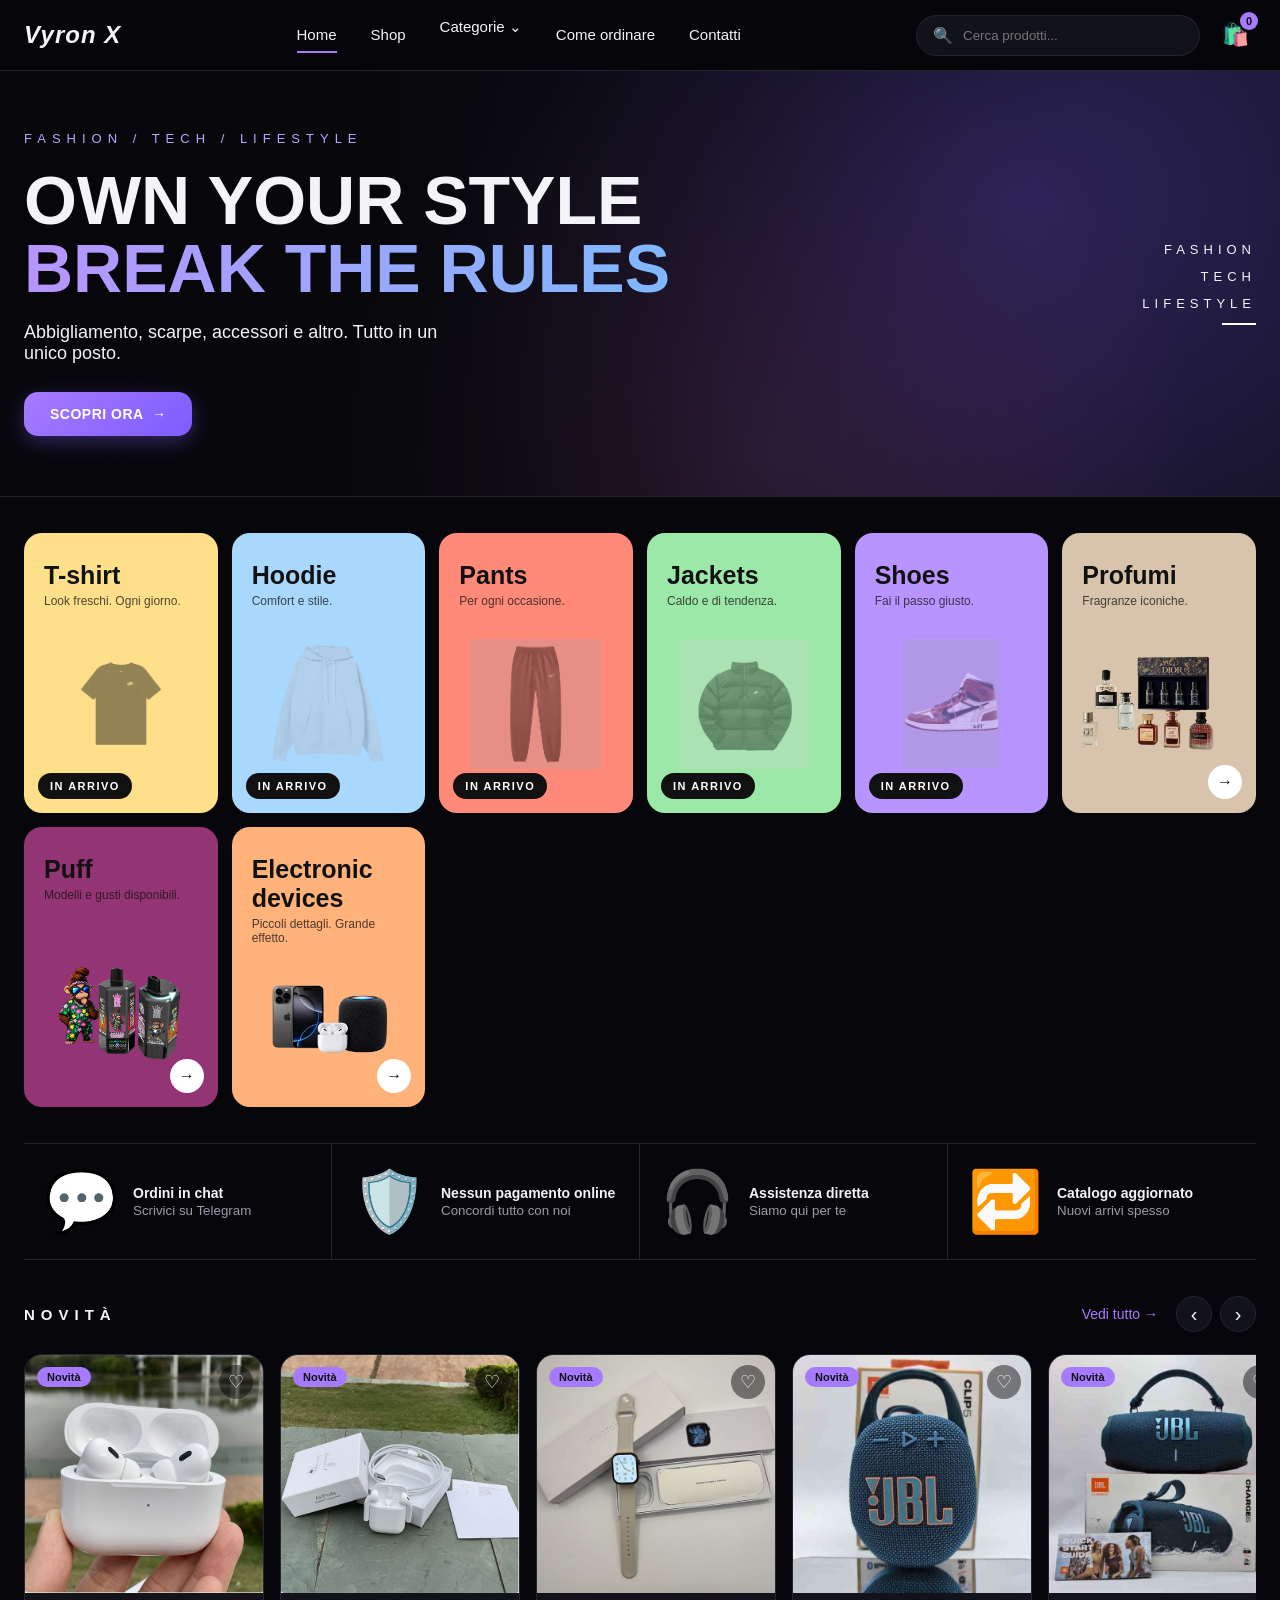
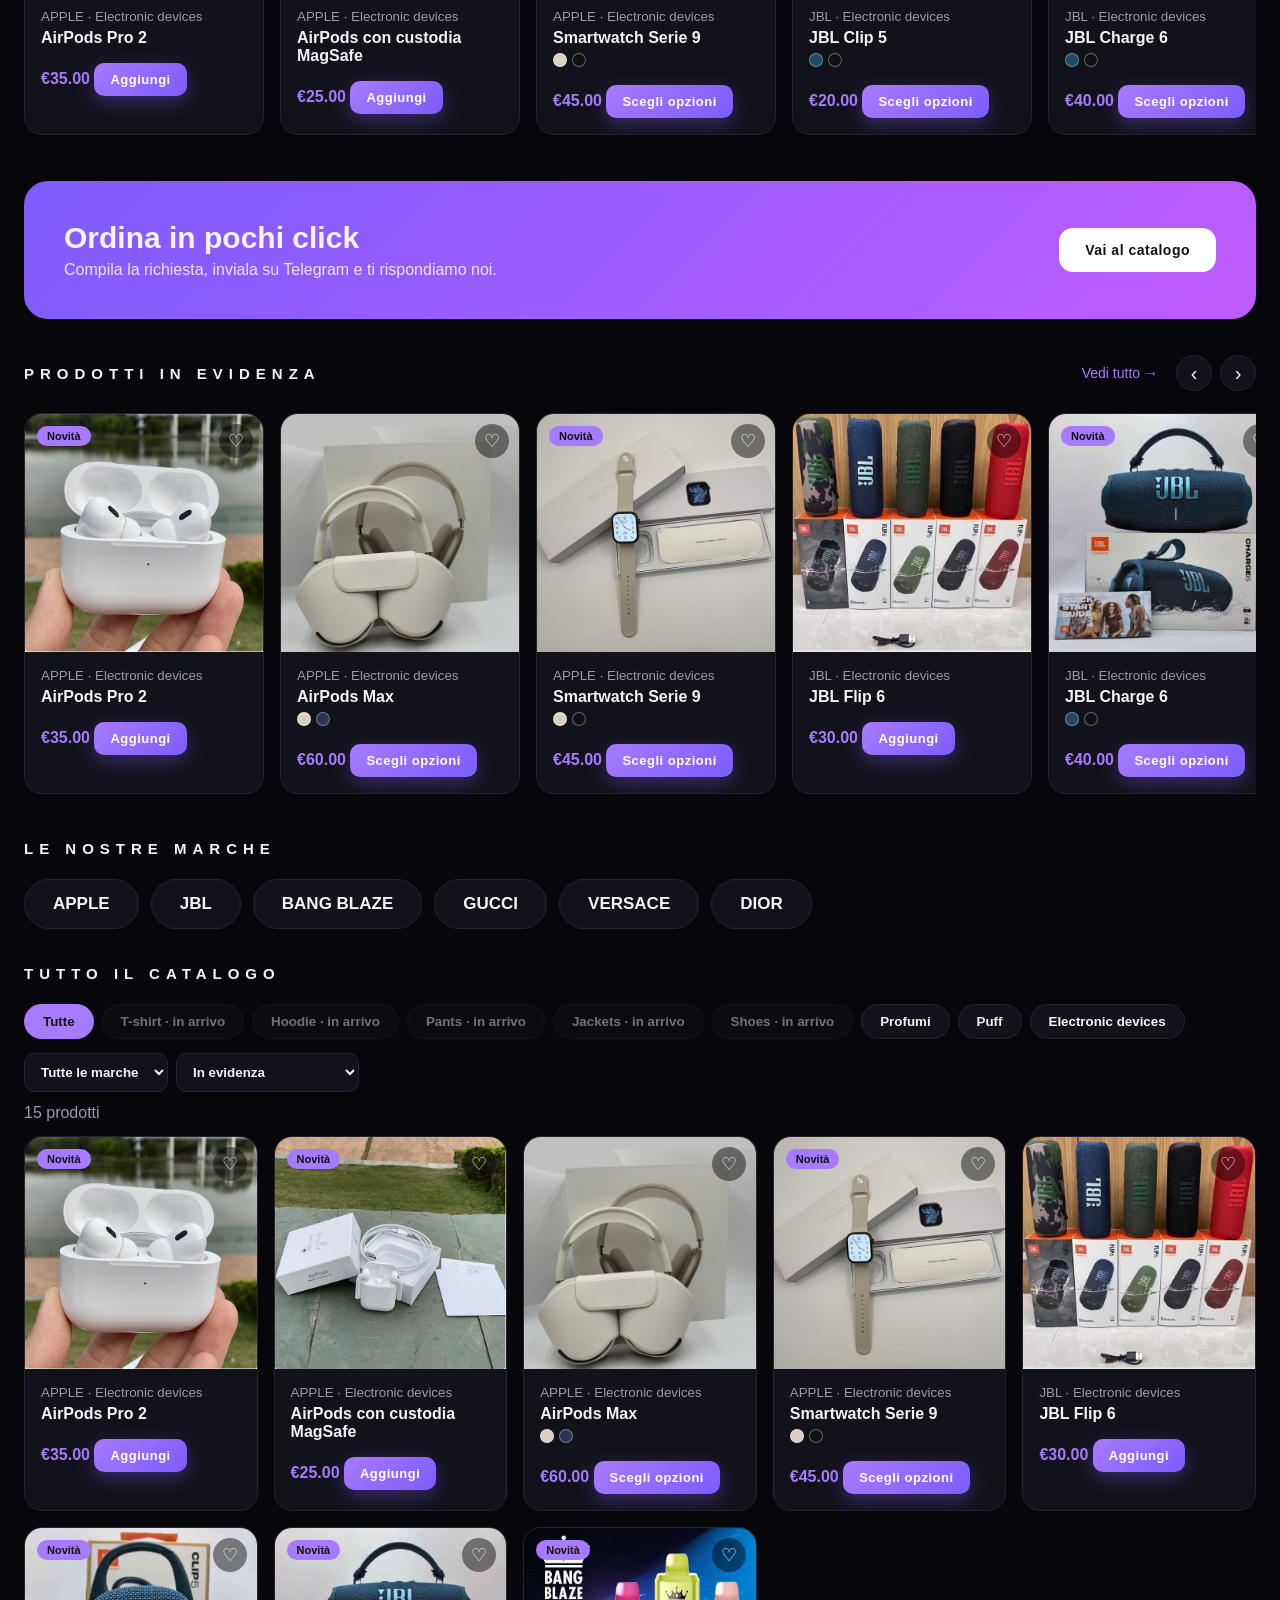
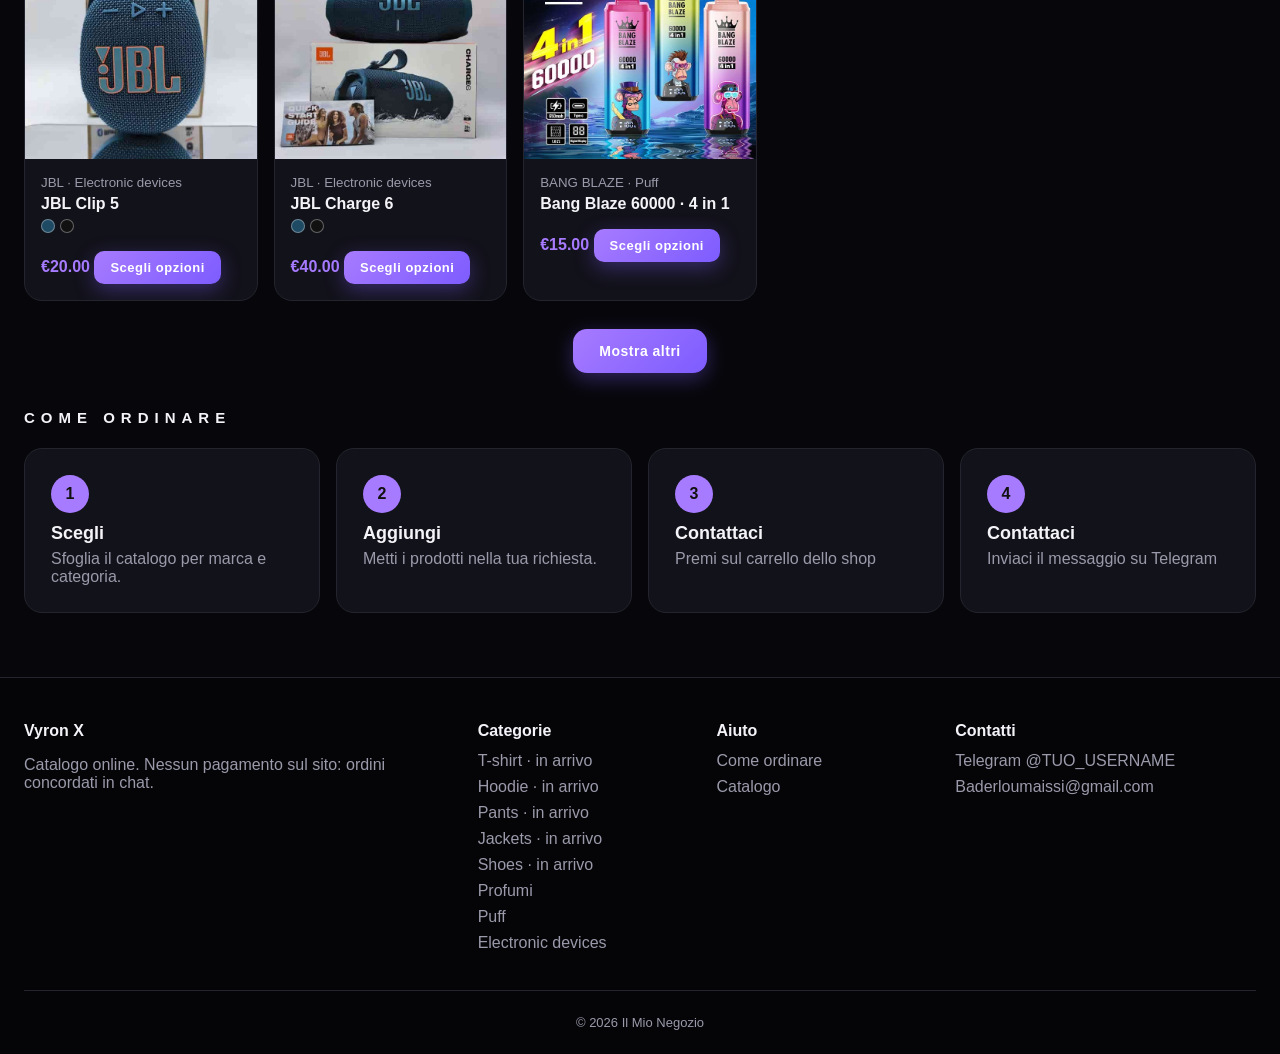
<file: index.html>
<!DOCTYPE html>
<html lang="it">
<head>
  <meta charset="UTF-8">
  <meta name="viewport" content="width=device-width, initial-scale=1">
  <title>Il 
     Negozio</title>
  <link rel="stylesheet" href="style.css">
</head>
<body>

<!-- Header -->
<header class="header">
  <div class="header-inner">
    <button class="burger" id="burger" aria-label="Menu">☰</button>
    <a href="#top" class="logo" id="shopName">IL MIO NEGOZIO</a>
    <nav class="main-nav" id="mainNav">
      <a href="#top" class="active">Home</a>
      <a href="#catalogo">Shop</a>
      <div class="dropdown">
        <a href="#categorie">Categorie ⌄</a>
        <div class="menu" id="catMenu"></div>
      </div>
      <a href="#come-ordinare">Come ordinare</a>
      <a href="#contatti">Contatti</a>
    </nav>
    <div class="header-tools">
      <form class="search" id="searchForm">
        <span class="search-icon">🔍</span>
        <input id="search" type="search" placeholder="Cerca prodotti..." aria-label="Cerca un prodotto">
      </form>
      <button id="cartBtn" class="icon-btn" aria-label="Richiesta">🛍️<span id="cartCount" class="badge">0</span></button>
    </div>
  </div>
</header>

<main id="top">
  <!-- Hero -->
  <section class="hero" id="hero">
    <div class="hero-content">
      <p class="eyebrow" id="heroEyebrow"></p>
      <h1><span id="heroTitle"></span><br><span class="grad" id="heroAccent"></span></h1>
      <p class="hero-text" id="heroText"></p>
      <a href="#catalogo" class="btn btn-purple">SCOPRI ORA &nbsp;→</a>
    </div>
    <div class="hero-side">
      <span>FASHION</span><span>TECH</span><span>LIFESTYLE</span><i></i>
    </div>
  </section>

  <!-- Categorie -->
  <section class="section" id="categorie">
    <div class="tiles" id="tiles"></div>
  </section>

  <!-- Vantaggi -->
  <section class="section">
    <div class="features">
      <div class="feature"><span>💬</span><div><strong>Ordini in chat</strong><small>Scrivici su Telegram</small></div></div>
      <div class="feature"><span>🛡️</span><div><strong>Nessun pagamento online</strong><small>Concordi tutto con noi</small></div></div>
      <div class="feature"><span>🎧</span><div><strong>Assistenza diretta</strong><small>Siamo qui per te</small></div></div>
      <div class="feature"><span>🔁</span><div><strong>Catalogo aggiornato</strong><small>Nuovi arrivi spesso</small></div></div>
    </div>
  </section>

  <!-- Novità -->
  <section class="section" id="novita">
    <div class="section-head">
      <h2 class="section-title">Novità</h2>
      <div class="head-right">
        <a href="#catalogo" class="view-all">Vedi tutto →</a>
        <div class="arrows">
          <button class="arrow" data-target="newTrack" data-dir="-1" aria-label="Indietro">‹</button>
          <button class="arrow" data-target="newTrack" data-dir="1" aria-label="Avanti">›</button>
        </div>
      </div>
    </div>
    <div class="track" id="newTrack"></div>
  </section>

  <!-- Banner -->
  <section class="section">
    <div class="banner">
      <div>
        <h2>Ordina in pochi click</h2>
        <p>Compila la richiesta, inviala su Telegram e ti rispondiamo noi.</p>
      </div>
      <a href="#catalogo" class="btn btn-light">Vai al catalogo</a>
    </div>
  </section>

  <!-- In evidenza -->
  <section class="section" id="piu-richiesti">
    <div class="section-head">
      <h2 class="section-title">Prodotti in evidenza</h2>
      <div class="head-right">
        <a href="#catalogo" class="view-all">Vedi tutto →</a>
        <div class="arrows">
          <button class="arrow" data-target="bestTrack" data-dir="-1" aria-label="Indietro">‹</button>
          <button class="arrow" data-target="bestTrack" data-dir="1" aria-label="Avanti">›</button>
        </div>
      </div>
    </div>
    <div class="track" id="bestTrack"></div>
  </section>

  <!-- Marche -->
  <section class="section">
    <h2 class="section-title">Le nostre marche</h2>
    <div class="brands" id="brands"></div>
  </section>

  <!-- Catalogo completo -->
  <section class="section" id="catalogo">
    <h2 class="section-title">Tutto il catalogo</h2>
    <div class="toolbar">
      <div class="chips" id="chips"></div>
      <div class="selects">
        <select id="brandSelect" aria-label="Marca"></select>
        <select id="sortSelect" aria-label="Ordina">
          <option value="default">In evidenza</option>
          <option value="asc">Prezzo: dal più basso</option>
          <option value="desc">Prezzo: dal più alto</option>
          <option value="az">Nome A-Z</option>
        </select>
      </div>
    </div>
    <div id="resultInfo" class="result-info"></div>
    <div id="grid" class="grid"></div>
    <div class="center"><button id="moreBtn" class="btn btn-purple">Mostra altri</button></div>
  </section>

  <!-- Come ordinare -->
  <section class="section" id="come-ordinare">
    <h2 class="section-title">Come ordinare</h2>
    <div class="steps">
      <div class="step"><span>1</span><h4>Scegli</h4><p>Sfoglia il catalogo per marca e categoria.</p></div>
      <div class="step"><span>2</span><h4>Aggiungi</h4><p>Metti i prodotti nella tua richiesta.</p></div>
      <div class="step"><span>3</span><h4>Contattaci</h4><p>Premi sul carrello dello shop</p></div>
      <div class="step"><span>4</span><h4>Contattaci</h4><p>Inviaci il messaggio su Telegram</p></div>
    </div>
  </section>
</main>

<!-- Footer -->
<footer class="footer" id="contatti">
  <div class="footer-grid">
    <div>
      <h4 id="footName">Il Mio Negozio</h4>
      <p>Catalogo online. Nessun pagamento sul sito: ordini concordati in chat.</p>
    </div>
    <div>
      <h4>Categorie</h4>
      <ul id="footCats"></ul>
    </div>
    <div>
      <h4>Aiuto</h4>
      <ul>
        <li><a href="#come-ordinare">Come ordinare</a></li>
        <li><a href="#catalogo">Catalogo</a></li>
      </ul>
    </div>
    <div>
      <h4>Contatti</h4>
      <ul>
        <li id="footTelegram"></li>
        <li id="footEmail"></li>
      </ul>
    </div>
  </div>
  <div class="footer-bottom">&copy; <span id="year"></span> Il Mio Negozio</div>
</footer>

<!-- Dettaglio prodotto -->
<div id="productModal" class="modal hidden">
  <div class="modal-box">
    <button class="close" data-close aria-label="Chiudi">&times;</button>
    <div id="productDetail"></div>
  </div>
</div>

<!-- Richiesta -->
<div id="cartModal" class="modal hidden">
  <div class="modal-box">
    <button class="close" data-close aria-label="Chiudi">&times;</button>
    <h2>La tua richiesta</h2>
    <div id="cartItems"></div>
    <label>Il tuo nome
      <input id="customerName" type="text" placeholder="Nome e cognome">
    </label>
    <div class="actions">
      <a id="telegramBtn" class="btn btn-purple" target="_blank" rel="noopener">Invia su Telegram</a>
      <a id="emailBtn" class="btn btn-light">Invia via email</a>
    </div>
  </div>
</div>

<script src="products.js"></script>
<script src="script.js"></script>
</body>
</html>
</file>
<file: style.css>
:root {
  --bg: #07070b;
  --panel: #12121a;
  --panel2: #1a1a26;
  --line: #24242f;
  --text: #f4f4f8;
  --muted: #9a9aab;
  --purple: #a77bff;      /* colore principale: cambialo qui */
  --purple2: #7d5cff;
  --radius: 18px;
}
* { box-sizing: border-box; }
html { scroll-behavior: smooth; }
body { margin: 0; font-family: "Segoe UI", Arial, Helvetica, sans-serif; background: var(--bg); color: var(--text); }
a { color: inherit; text-decoration: none; }
img { max-width: 100%; }

/* Header */
.header { background: rgba(7,7,11,.92); backdrop-filter: blur(10px); position: sticky; top: 0; z-index: 30; border-bottom: 1px solid var(--line); }
.header-inner { max-width: 1320px; margin: 0 auto; display: flex; align-items: center; gap: 24px; padding: 14px 24px; }
.logo { font-weight: 900; font-style: italic; font-size: 24px; letter-spacing: 1px; white-space: nowrap; }
.main-nav { display: flex; gap: 34px; margin: 0 auto; font-size: 15px; }
.main-nav > a, .dropdown > a { padding: 8px 0; border-bottom: 2px solid transparent; }
.main-nav > a:hover, .main-nav > a.active, .dropdown > a:hover { border-bottom-color: var(--purple); }
.dropdown { position: relative; }
.menu { display: none; position: absolute; top: 100%; left: -10px; background: var(--panel); border: 1px solid var(--line); border-radius: 12px; padding: 8px; min-width: 170px; flex-direction: column; }
.dropdown:hover .menu { display: flex; }
.menu a { padding: 9px 12px; border-radius: 8px; }
.menu a:hover { background: var(--panel2); color: var(--purple); }
.header-tools { display: flex; align-items: center; gap: 14px; }
.search { display: flex; align-items: center; background: var(--panel); border: 1px solid var(--line); border-radius: 999px; padding: 0 16px; }
.search-icon { opacity: .7; }
.search input { border: 0; background: transparent; color: var(--text); padding: 12px 10px; width: 230px; outline: none; }
.icon-btn { position: relative; border: 0; background: transparent; color: var(--text); width: 42px; height: 42px; font-size: 22px; cursor: pointer; transition: transform .2s; }
.icon-btn.pop { transform: scale(1.25); }
.badge { position: absolute; top: -2px; right: -2px; background: var(--purple); color: #111; font-size: 11px; font-weight: 800; min-width: 18px; height: 18px; border-radius: 9px; display: flex; align-items: center; justify-content: center; }
.burger { display: none; border: 0; background: transparent; color: var(--text); font-size: 24px; cursor: pointer; }

/* Bottoni */
.btn { display: inline-block; border: 0; padding: 14px 26px; border-radius: 14px; font-weight: 800; letter-spacing: .5px; cursor: pointer; font-size: 14px; transition: transform .15s, box-shadow .15s; }
.btn:hover { transform: translateY(-2px); }
.btn-purple { background: linear-gradient(135deg, var(--purple), var(--purple2)); color: #fff; box-shadow: 0 6px 20px rgba(125,92,255,.35); }
.btn-light { background: #fff; color: #111; }
.btn-sm { padding: 9px 16px; font-size: 13px; margin-top: 10px; border-radius: 10px; }

/* Hero */
.hero {
  --hero-img: none;
  position: relative; min-height: 420px; display: flex; align-items: center; justify-content: space-between;
  padding: 60px max(24px, calc((100vw - 1272px) / 2));
  background:
    linear-gradient(90deg, #07070b 8%, rgba(7,7,11,.55) 55%, rgba(7,7,11,.2) 100%),
    var(--hero-img) center right / cover no-repeat,
    radial-gradient(circle at 80% 30%, #7d5cff73, transparent 55%),
    radial-gradient(circle at 60% 90%, rgba(255,120,200,.25), transparent 50%),
    #0b0b12;
  border-bottom: 1px solid var(--line);
}
.eyebrow { letter-spacing: 6px; font-size: 13px; color: #b8a6ff; margin: 0 0 20px; }
.hero h1 { font-size: clamp(34px, 6vw, 68px); line-height: 1; margin: 0 0 20px; font-weight: 900; text-transform: uppercase; max-width: 720px; }
.grad { background: linear-gradient(90deg, #b794ff, #7fb8ff); -webkit-background-clip: text; background-clip: text; color: transparent; }
.hero-text { font-size: 18px; margin: 0 0 28px; max-width: 460px; }
.hero-side { display: flex; flex-direction: column; align-items: flex-end; gap: 12px; letter-spacing: 5px; font-size: 13px; }
.hero-side i { width: 34px; height: 2px; background: #fff; }

/* Sezioni */
.section { max-width: 1320px; margin: 0 auto; padding: 36px 24px 0; }
.section-title { font-size: 15px; letter-spacing: 6px; text-transform: uppercase; margin: 0 0 22px; font-weight: 700; }
.section-head { display: flex; justify-content: space-between; align-items: center; }
.section-head .section-title { margin-bottom: 22px; }
.head-right { display: flex; align-items: center; gap: 18px; margin-bottom: 22px; }
.view-all { color: var(--purple); font-size: 14px; }
.arrows { display: flex; gap: 8px; }
.arrow { width: 36px; height: 36px; border-radius: 50%; border: 1px solid var(--line); background: var(--panel); color: var(--text); font-size: 20px; cursor: pointer; line-height: 1; }
.arrow:hover { background: var(--purple); color: #111; }

/* Riquadri categorie */
.tiles { display: grid; grid-template-columns: repeat(6, 1fr); gap: 14px; }
.tile { position: relative; color: #111; border-radius: var(--radius); padding: 20px; min-height: 280px; display: flex; flex-direction: column; overflow: hidden; transition: transform .2s; }
.tile:hover { transform: translateY(-5px); }
.tile-icon { font-size: 40px; margin-bottom: 8px; }
.tile h3 { margin: 0; font-size: 25px; }
.tile p { margin: 4px 0 0; font-size: 12px; opacity: .75; }
.tile-art { flex: 1; display: flex; align-items: center; justify-content: center; font-size: 84px; margin-top: 6px; }
.tile-art img { max-height: 130px; object-fit: contain; }
.tile-arrow { position: absolute; right: 14px; bottom: 14px; width: 34px; height: 34px; background: #fff; border-radius: 50%; display: flex; align-items: center; justify-content: center; font-weight: 800; }

/* Vantaggi */
.features { display: grid; grid-template-columns: repeat(4, 1fr); border-top: 1px solid var(--line); border-bottom: 1px solid var(--line); }
.feature { display: flex; gap: 14px; align-items: center; padding: 22px 20px; border-right: 1px solid var(--line); }
.feature:last-child { border-right: 0; }
.feature span { font-size: 60px; }
.feature strong { display: block; font-size: 14px; }
.feature small { color: var(--muted); }

/* Caroselli */
.track { display: flex; gap: 16px; overflow-x: auto; scroll-snap-type: x mandatory; padding-bottom: 10px; scrollbar-width: none; }
.track::-webkit-scrollbar { display: none; }
.track .card { flex: 0 0 240px; scroll-snap-align: start; }

/* Card prodotto */
.card { position: relative; background: var(--panel); border: 1px solid var(--line); border-radius: var(--radius); overflow: hidden; cursor: pointer; transition: transform .15s, border-color .15s, box-shadow .15s; }
.card:hover { transform: translateY(-4px); border-color: var(--purple); box-shadow: 0 10px 28px rgba(125,92,255,.2); }
.card img { width: 100%; aspect-ratio: 1; object-fit: cover; display: block; background: var(--panel2); }
.card-body { padding: 14px 16px 16px; }
.card-body small { color: var(--muted); }
.card-body h4 { margin: 4px 0 6px; font-size: 16px; }
.card-body strong { color: var(--purple); }
.tag { position: absolute; top: 12px; left: 12px; background: var(--purple); color: #111; font-size: 11px; font-weight: 800; padding: 4px 10px; border-radius: 999px; z-index: 2; }
.heart { position: absolute; top: 10px; right: 10px; z-index: 2; width: 34px; height: 34px; border-radius: 50%; border: 0; background: rgba(0,0,0,.45); color: #fff; font-size: 18px; cursor: pointer; }
.heart.on { color: #ff6b9a; }

/* Banner */
.banner { background: linear-gradient(135deg, var(--purple2), #c05cff); border-radius: 24px; padding: 40px; display: flex; justify-content: space-between; align-items: center; gap: 20px; flex-wrap: wrap; }
.banner h2 { margin: 0 0 6px; font-size: 30px; }
.banner p { margin: 0; opacity: .9; }

/* Marche */
.brands { display: flex; flex-wrap: wrap; gap: 12px; }
.brand { border: 1px solid var(--line); background: var(--panel); border-radius: 999px; padding: 14px 28px; font-weight: 800; font-size: 17px; transition: background .15s, color .15s; }
.brand:hover { background: var(--purple); color: #111; }

/* Catalogo */
.toolbar { display: flex; justify-content: space-between; gap: 14px; flex-wrap: wrap; margin-bottom: 12px; }
.chips { display: flex; gap: 8px; flex-wrap: wrap; }
.chip { border: 1px solid var(--line); background: var(--panel); color: var(--text); border-radius: 999px; padding: 9px 18px; font-weight: 600; cursor: pointer; }
.chip.active { background: var(--purple); color: #111; border-color: var(--purple); }
.selects { display: flex; gap: 8px; }
select { padding: 10px 12px; border-radius: 10px; border: 1px solid var(--line); background: var(--panel); color: var(--text); font-weight: 600; }
.result-info { color: var(--muted); margin-bottom: 14px; }
.grid { display: grid; grid-template-columns: repeat(auto-fill, minmax(230px, 1fr)); gap: 16px; }
.center { text-align: center; margin-top: 28px; }

/* Come ordinare */
.steps { display: grid; grid-template-columns: repeat(auto-fit, minmax(220px, 1fr)); gap: 16px; }
.step { background: var(--panel); border: 1px solid var(--line); border-radius: var(--radius); padding: 26px; }
.step span { display: inline-flex; width: 38px; height: 38px; background: var(--purple); color: #111; border-radius: 50%; align-items: center; justify-content: center; font-weight: 800; margin-bottom: 10px; }
.step h4 { margin: 0 0 6px; font-size: 18px; }
.step p { margin: 0; color: var(--muted); }

/* Footer */
.footer { background: #050508; border-top: 1px solid var(--line); margin-top: 64px; padding: 44px 24px 0; }
.footer-grid { max-width: 1320px; margin: 0 auto; display: grid; grid-template-columns: 2fr 1fr 1fr 1.4fr; gap: 24px; }
.footer h4 { margin: 0 0 12px; }
.footer p, .footer li { color: var(--muted); }
.footer ul { list-style: none; padding: 0; margin: 0; }
.footer li { margin-bottom: 8px; }
.footer a:hover { color: var(--purple); }
.footer-bottom { text-align: center; padding: 24px 0; margin-top: 30px; border-top: 1px solid var(--line); font-size: 13px; color: var(--muted); }

/* Modali */
.modal { position: fixed; inset: 0; background: rgba(0,0,0,.7); display: flex; align-items: center; justify-content: center; z-index: 50; padding: 16px; }
.modal.hidden { display: none; }
.modal-box { background: var(--panel); border: 1px solid var(--line); border-radius: 20px; padding: 26px; max-width: 480px; width: 100%; max-height: 90vh; overflow: auto; position: relative; }
.modal-box img { width: 100%; border-radius: 12px; margin-bottom: 12px; }
.close { position: absolute; top: 8px; right: 14px; font-size: 30px; background: none; border: 0; cursor: pointer; z-index: 2; color: var(--text); }
.price { font-size: 22px; font-weight: 800; color: var(--purple); }
.cart-row { display: flex; justify-content: space-between; align-items: center; padding: 10px 0; border-bottom: 1px solid var(--line); }
.cart-row button { border: 1px solid var(--line); background: var(--panel2); color: var(--text); border-radius: 6px; cursor: pointer; padding: 2px 8px; }
label { display: block; margin: 16px 0; font-size: 14px; }
label input { width: 100%; padding: 12px; margin-top: 6px; border: 1px solid var(--line); background: var(--panel2); color: var(--text); border-radius: 10px; }
.actions { display: flex; gap: 10px; flex-wrap: wrap; }

/* Galleria, colori, taglie */
.modal-box { max-width: 520px; }
.gallery-main { position: relative; border-radius: 12px; overflow: hidden; margin-bottom: 10px; background: var(--panel2); }
.modal-box .gallery-main img { display: block; width: 100%; aspect-ratio: 1; object-fit: cover; border-radius: 0; margin: 0; }
.gal-btn { position: absolute; top: 50%; transform: translateY(-50%); width: 38px; height: 38px; border-radius: 50%; border: 0; background: rgba(0,0,0,.55); color: #fff; font-size: 24px; line-height: 1; cursor: pointer; }
.gal-btn:hover { background: var(--purple); color: #111; }
.gal-btn.prev { left: 10px; }
.gal-btn.next { right: 10px; }
.gal-count { position: absolute; bottom: 10px; right: 10px; background: rgba(0,0,0,.55); font-size: 12px; padding: 3px 10px; border-radius: 999px; }
.gal-thumbs { display: flex; gap: 8px; overflow-x: auto; margin-bottom: 14px; scrollbar-width: thin; }
.thumb { flex: 0 0 62px; width: 62px; height: 62px; padding: 0; border: 2px solid var(--line); border-radius: 10px; overflow: hidden; background: var(--panel2); cursor: pointer; }
.thumb.active { border-color: var(--purple); }
.modal-box .thumb img { width: 100%; height: 100%; object-fit: cover; margin: 0; border-radius: 0; display: block; }
.opt { margin: 14px 0; }
.opt-label { font-size: 14px; color: var(--muted); margin-bottom: 8px; }
.opt-label b { color: var(--text); }
.swatches, .sizes { display: flex; flex-wrap: wrap; gap: 8px; }
.swatch { width: 34px; height: 34px; border-radius: 50%; background: var(--c); border: 2px solid var(--line); outline: 2px solid transparent; outline-offset: 2px; cursor: pointer; padding: 0; }
.swatch.active { outline-color: var(--purple); }
.size { min-width: 46px; padding: 10px 12px; border-radius: 10px; border: 1px solid var(--line); background: var(--panel2); color: var(--text); font-weight: 700; cursor: pointer; }
.size:hover { border-color: var(--purple); }
.size.active { background: var(--purple); border-color: var(--purple); color: #111; }
.opt-error { color: #ff6b8a; font-size: 13px; min-height: 18px; margin: 6px 0; }
.card-colors { display: flex; gap: 5px; margin: 0 0 8px; }
.card-colors i { width: 14px; height: 14px; border-radius: 50%; background: var(--c); border: 1px solid rgba(255,255,255,.35); }
.cart-row .opts { color: var(--muted); }

/* Tablet / mobile */
@media (max-width: 1100px) {
  .tiles { grid-template-columns: repeat(3, 1fr); }
  .features { grid-template-columns: repeat(2, 1fr); }
  .feature:nth-child(2) { border-right: 0; }
  .search input { width: 140px; }
}
@media (max-width: 900px) {
  .burger { display: block; }
  .main-nav { display: none; position: absolute; top: 100%; left: 0; right: 0; background: var(--bg); border-bottom: 1px solid var(--line); flex-direction: column; padding: 14px 24px; gap: 6px; margin: 0; }
  .main-nav.open { display: flex; }
  .dropdown .menu { display: none !important; }
  .header-tools { margin-left: auto; }
  .hero-side { display: none; }
  .footer-grid { grid-template-columns: 1fr 1fr; }
}
@media (max-width: 560px) {
  .header-inner { gap: 10px; padding: 12px 14px; }
  .logo { font-size: 18px; }
  .search input { width: 90px; }
  .hero { min-height: 380px; padding: 44px 20px; }
  .tiles { grid-template-columns: repeat(2, 1fr); }
  .tile { min-height: 230px; }
  .track .card { flex-basis: 200px; }
  .grid { grid-template-columns: repeat(2, 1fr); gap: 10px; }
  .features { grid-template-columns: 1fr; }
  .feature { border-right: 0; border-bottom: 1px solid var(--line); }
  .banner { padding: 26px; }
}

/* Categorie "in arrivo" */
.tile.soon { cursor: default; }
.tile.soon:hover { transform: none; }
.tile.soon .tile-art { opacity: .45; filter: grayscale(.6); }
.soon-badge { position: absolute; left: 14px; bottom: 14px; background: #111; color: #fff; font-size: 11px; font-weight: 800; letter-spacing: 1.5px; padding: 7px 12px; border-radius: 999px; }
.soon-item { display: block; padding: 9px 12px; color: var(--muted); font-size: 14px; cursor: default; }
.chip.soon-chip { opacity: .45; cursor: not-allowed; }


/* Categoria Puff: elenco gusti nella scheda prodotto */
.puff-flavors { margin: 20px 0; }
.flavor-count {
  display: inline-flex; align-items: center; justify-content: center;
  min-width: 24px; height: 24px; padding: 0 7px; margin-left: 6px;
  border-radius: 999px; background: rgba(167,123,255,.18);
  color: #cbb4ff; font-size: 12px; font-weight: 800;
}
.flavor-list { display: flex; flex-wrap: wrap; gap: 8px; margin: 12px 0; }
.flavor-chip {
  display: inline-flex; padding: 8px 11px; border: 1px solid var(--line);
  border-radius: 999px; background: var(--panel2); color: var(--text);
  font-size: 12px; line-height: 1.2; cursor: pointer; font-family: inherit;
}
.flavor-chip:hover { border-color: var(--purple); }
.flavor-chip.active { background: var(--purple); border-color: var(--purple); color: #111; font-weight: 700; }
.puff-flavors > small { display: block; color: var(--muted); line-height: 1.5; }
</file>
